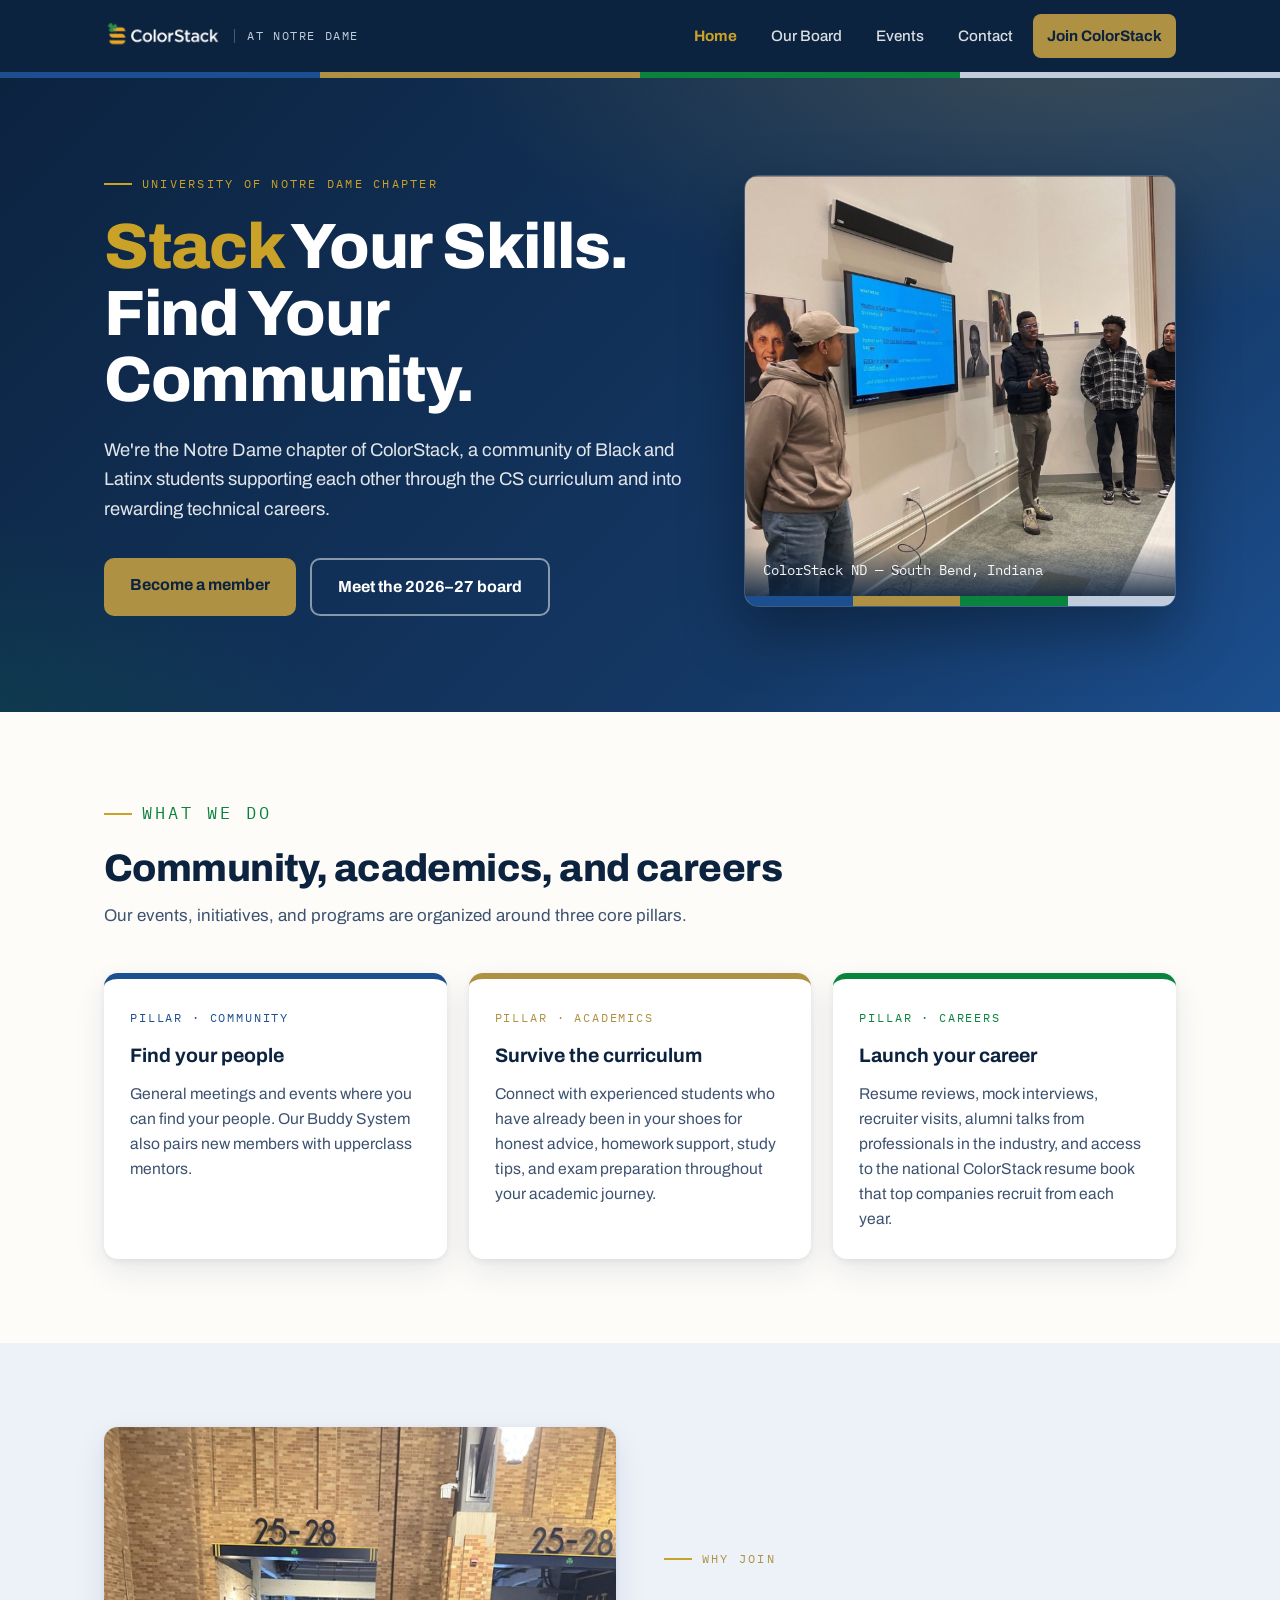
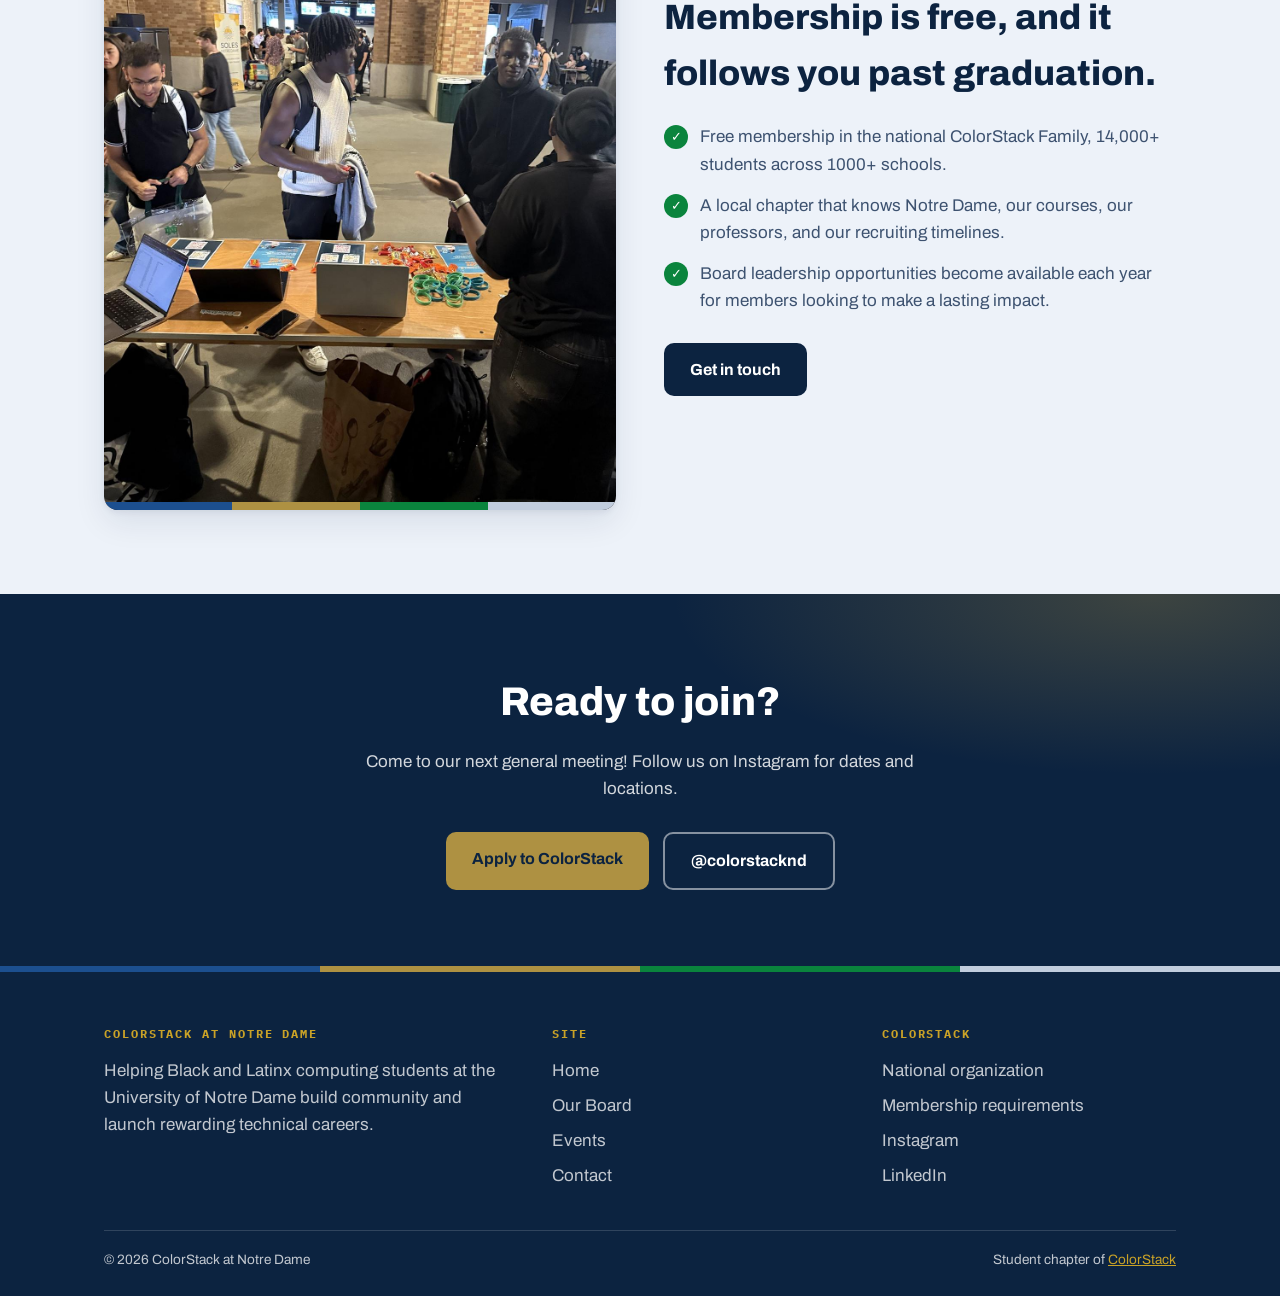
<file: index.html>
<!DOCTYPE html>
<html lang="en">
<head>
  <meta charset="UTF-8" />
  <meta name="viewport" content="width=device-width, initial-scale=1.0" />
  <title>ColorStack at Notre Dame</title>
  <meta name="description" content="The University of Notre Dame chapter of ColorStack — a community helping Black, Indigenous, and Latinx computing students launch rewarding technical careers." />
  <link rel="preconnect" href="https://fonts.googleapis.com" />
  <link rel="preconnect" href="https://fonts.gstatic.com" crossorigin />
  <link href="https://fonts.googleapis.com/css2?family=Archivo:wght@400;500;700;800&family=IBM+Plex+Mono:wght@400;600&display=swap" rel="stylesheet" />
  <link rel="stylesheet" href="css/style.css" />
</head>
<body>

  <header class="site-header">
    <div class="container nav-inner">
      <a class="brand" href="index.html">
        <img src="images/colorstack-logo.png" alt="ColorStack logo" />
        <span class="brand-sub">at Notre&nbsp;Dame</span>
      </a>
      <button class="nav-toggle" aria-expanded="false" aria-label="Toggle navigation">☰</button>
      <ul class="nav-links">
        <li><a href="index.html" aria-current="page">Home</a></li>
        <li><a href="board.html">Our Board</a></li>
        <li><a href="events.html">Events</a></li>
        <li><a href="contact.html">Contact</a></li>
        <li class="nav-cta"><a href="https://www.colorstack.org/member-application-requirements" target="_blank" rel="noopener">Join ColorStack</a></li>
      </ul>
    </div>
    <div class="stack-bar" aria-hidden="true"><span></span><span></span><span></span><span></span></div>
  </header>

  <main>
    <!-- Hero -->
    <section class="hero">
      <div class="container hero-grid">
        <div>
          <p class="eyebrow">University of Notre Dame chapter</p>
          <h1><span class="accent-word">Stack</span> Your Skills. Find Your Community.</h1>
          <p class="lede">
            We're the Notre Dame chapter of ColorStack, a community of Black 
            and Latinx students supporting each other through the 
            CS curriculum and into rewarding technical careers.
          </p>
          <div class="btn-row">
            <a class="btn btn-gold" href="https://www.colorstack.org/member-application-requirements" target="_blank" rel="noopener">Become a member</a>
            <a class="btn btn-ghost" href="board.html">Meet the <span data-board-year>2026–27</span> board</a>
          </div>
        </div>
        <figure class="hero-photo">
          <img src="images/board-group.jpg" alt="ColorStack Notre Dame members together on campus" />
          <figcaption>ColorStack ND — South Bend, Indiana</figcaption>
          <div class="stack-bar" aria-hidden="true"><span></span><span></span><span></span><span></span></div>
        </figure>
      </div>
    </section>

    <!-- What we do -->
    <section class="block">
      <div class="container">
        <div class="section-head reveal">
          <p class="eyebrow" style="color: var(--nd-green);">What we do</p>
          <h2>Community, academics, and careers</h2>
          <p>Our events, initiatives, and programs are organized around three core pillars.</p>
        </div>
        <div class="pillar-grid">
          <article class="pillar reveal" style="--pillar-color: var(--nd-blue-bright);">
            <p class="pillar-label">Pillar · Community</p>
            <h3>Find your people</h3>
            <p>General meetings and events where you can find your people. Our Buddy System also pairs new members with upperclass mentors.</p>
          </article>
          <article class="pillar reveal" style="--pillar-color: var(--nd-gold);">
            <p class="pillar-label">Pillar · Academics</p>
            <h3>Survive the curriculum</h3>
            <p>Connect with experienced students who have already been in your shoes for honest advice, homework support, study tips, and exam preparation throughout your academic journey.</p>
          </article>
          <article class="pillar reveal" style="--pillar-color: var(--nd-green);">
            <p class="pillar-label">Pillar · Careers</p>
            <h3>Launch your career</h3>
            <p>Resume reviews, mock interviews, recruiter visits, alumni talks from professionals in the industry, and access to the national ColorStack resume book that top companies recruit from each year.</p>
          </article>
        </div>
      </div>
    </section>

    <!-- Why join -->
    <section class="block tint">
      <div class="container split">
        <figure class="framed-photo reveal">
          <img src="images/community.jpg" alt="ColorStack ND members at a chapter event" loading="lazy" />
          <div class="stack-bar" aria-hidden="true"><span></span><span></span><span></span><span></span></div>
        </figure>
        <div class="reveal">
          <p class="eyebrow" style="color: var(--nd-gold);">Why join</p>
          <h2 style="font-family: var(--font-display); font-weight: 800; font-size: clamp(1.6rem, 3vw, 2.2rem); margin-bottom: 8px;">
            Membership is free, and it follows you past graduation.
          </h2>
          <ul class="check-list">
            <li>Free membership in the national ColorStack Family, 14,000+ students across 1000+ schools.</li>
            <!-- <li>Your resume in the national resume book that partner companies recruit from directly.</li> -->
            <li>A local chapter that knows Notre Dame, our courses, our professors, and our recruiting timelines.</li>
            <li>Board leadership opportunities become available each year for members looking to make a lasting impact.</li>
          </ul>
          <div class="btn-row" style="margin-top: 28px;">
            <a class="btn btn-navy" href="contact.html">Get in touch</a>
          </div>
        </div>
      </div>
    </section>

    <!-- CTA -->
    <section class="cta-band">
      <div class="container">
        <h2>Ready to join?</h2>
        <p>Come to our next general meeting! Follow us on Instagram for dates and locations.</p>
        <div class="btn-row" style="justify-content: center;">
          <a class="btn btn-gold" href="https://www.colorstack.org/member-application-requirements" target="_blank" rel="noopener">Apply to ColorStack</a>
          <a class="btn btn-ghost" href="https://www.instagram.com/colorstacknd/" target="_blank" rel="noopener">@colorstacknd</a>
        </div>
      </div>
    </section>
  </main>

  <footer class="site-footer">
    <div class="stack-bar" aria-hidden="true"><span></span><span></span><span></span><span></span></div>
    <div class="container">
      <div class="footer-inner">
        <div>
          <h4>ColorStack at Notre Dame</h4>
          <p style="max-width: 30em;">Helping Black and Latinx computing students at the University of Notre Dame build community and launch rewarding technical careers.</p>
        </div>
        <div>
          <h4>Site</h4>
          <ul>
            <li><a href="index.html">Home</a></li>
            <li><a href="board.html">Our Board</a></li>
            <li><a href="events.html">Events</a></li>
            <li><a href="contact.html">Contact</a></li>
          </ul>
        </div>
        <div>
          <h4>ColorStack</h4>
          <ul>
            <li><a href="https://www.colorstack.org" target="_blank" rel="noopener">National organization</a></li>
            <li><a href="https://www.colorstack.org/member-application-requirements" target="_blank" rel="noopener">Membership requirements</a></li>
            <li><a href="https://www.instagram.com/colorstacknd/" target="_blank" rel="noopener">Instagram</a></li>
            <li><a href="https://www.linkedin.com/company/colorstacknd" target="_blank" rel="noopener">LinkedIn</a></li>
          </ul>
        </div>
      </div>
      <div class="footer-bottom">
        <span>© <span data-copyright-year>2026</span> ColorStack at Notre Dame</span>
        <span>Student chapter of <a href="https://www.colorstack.org" target="_blank" rel="noopener" style="color: var(--nd-gold-bright);">ColorStack</a></span>
      </div>
    </div>
  </footer>

  <script src="js/members.js"></script>
  <script src="js/site.js"></script>
</body>
</html>
</file>
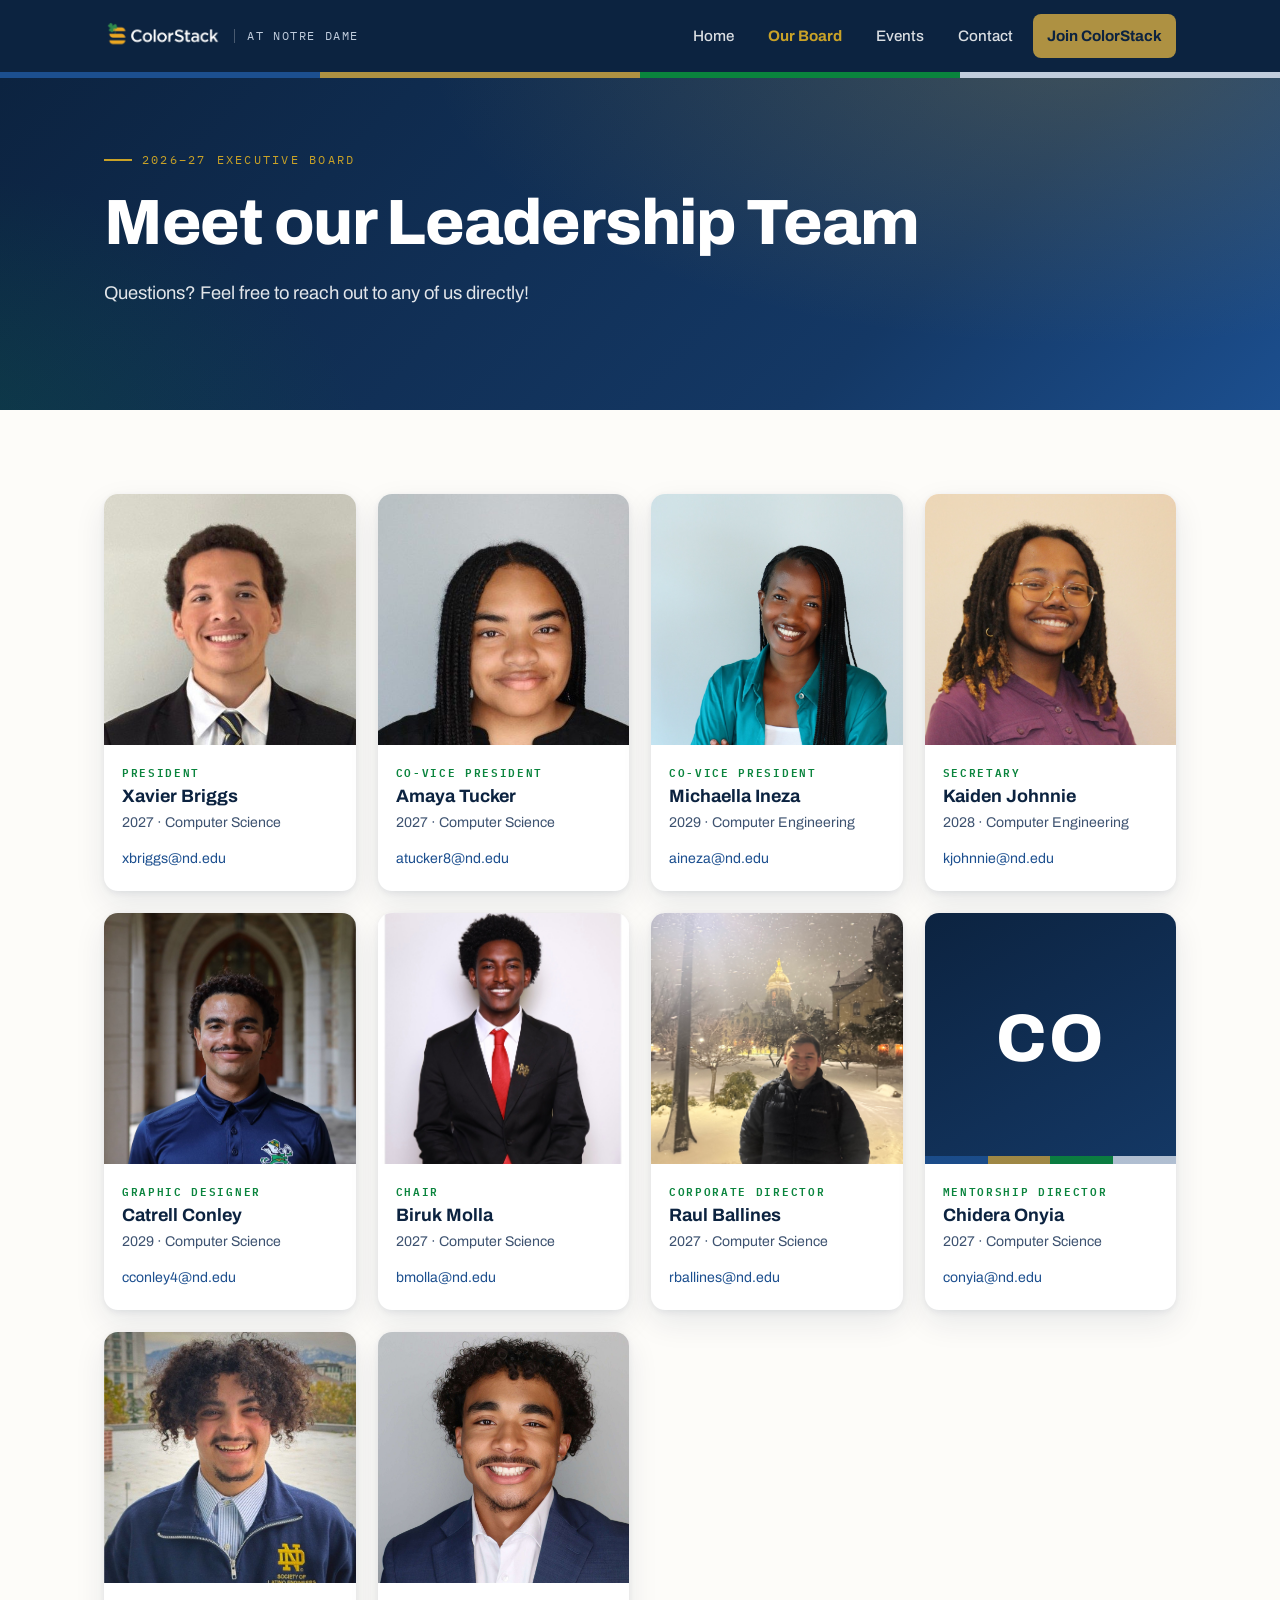
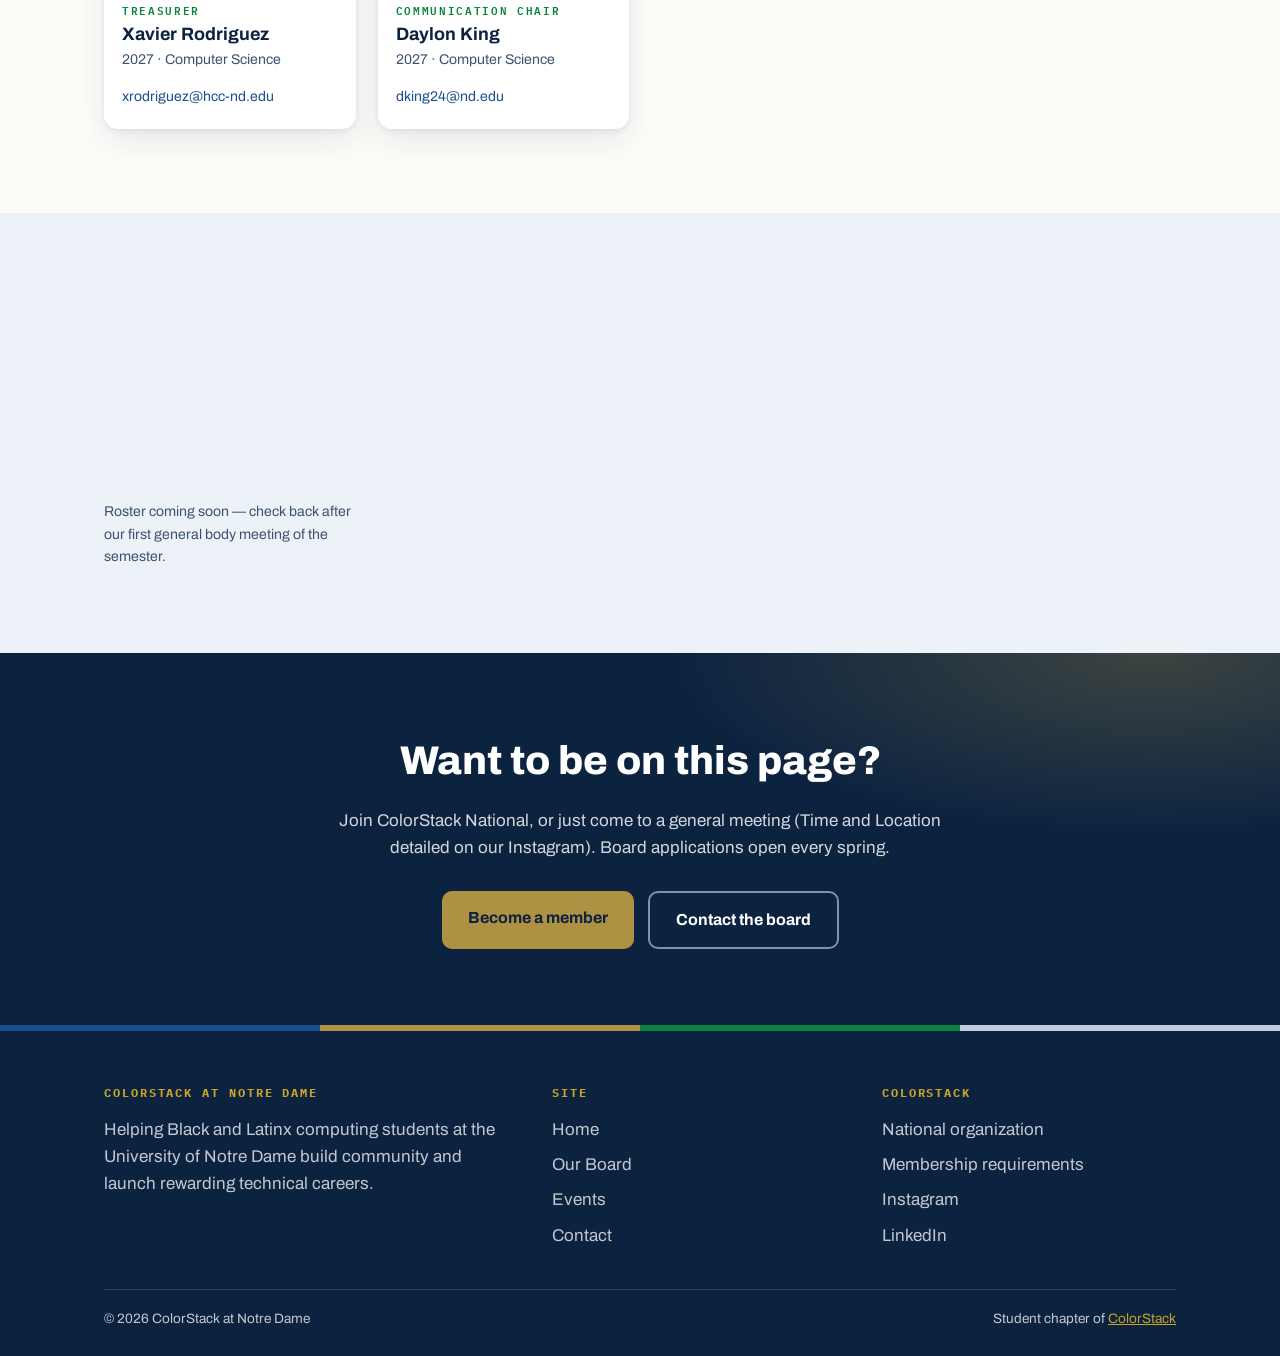
<file: board.html>
<!DOCTYPE html>
<html lang="en">
<head>
  <meta charset="UTF-8" />
  <meta name="viewport" content="width=device-width, initial-scale=1.0" />
  <title>Our Board — ColorStack at Notre Dame</title>
  <meta name="description" content="Meet the 2026–27 executive board of ColorStack at Notre Dame." />
  <link rel="preconnect" href="https://fonts.googleapis.com" />
  <link rel="preconnect" href="https://fonts.gstatic.com" crossorigin />
  <link href="https://fonts.googleapis.com/css2?family=Archivo:wght@400;500;700;800&family=IBM+Plex+Mono:wght@400;600&display=swap" rel="stylesheet" />
  <link rel="stylesheet" href="css/style.css" />
</head>
<body>

  <header class="site-header">
    <div class="container nav-inner">
      <a class="brand" href="index.html">
        <img src="images/colorstack-logo.png" alt="ColorStack logo" />
        <span class="brand-sub">at Notre&nbsp;Dame</span>
      </a>
      <button class="nav-toggle" aria-expanded="false" aria-label="Toggle navigation">☰</button>
      <ul class="nav-links">
        <li><a href="index.html">Home</a></li>
        <li><a href="board.html" aria-current="page">Our Board</a></li>
        <li><a href="events.html">Events</a></li>
        <li><a href="contact.html">Contact</a></li>
        <li class="nav-cta"><a href="https://www.colorstack.org/member-application-requirements" target="_blank" rel="noopener">Join ColorStack</a></li>
      </ul>
    </div>
    <div class="stack-bar" aria-hidden="true"><span></span><span></span><span></span><span></span></div>
  </header>

  <main>
    <!-- Page hero -->
    <section class="hero" style="padding: 64px 0 68px;">
      <div class="container">
        <p class="eyebrow"><span data-board-year>2026–27</span> Executive Board</p>
        <!-- <h1 style="max-width: 15em;">The people running the <span class="accent-word">stack</span> this year.</h1> -->
        <h1 style="max-width: 15em;">Meet our Leadership Team</h1>
        <p class="lede">
          Questions? Feel free to reach out to any of us directly!
        </p>
      </div>
    </section>

    <!-- Board roster -->
    <section class="block">
      <div class="container">
        <div id="board-roster" class="roster-grid"><!-- Rendered from js/members.js --></div>
      </div>
    </section>

    <!-- General members -->
    <section class="block tint">
      <div class="container">
        <div class="section-head reveal">
          <p class="eyebrow" style="color: var(--nd-green);">Members</p>
          <h2>Our member family</h2>
          <p>Every ColorStack ND member, coming soon. Are you a member and want your name, year, and photo here? Email our Communication Chair.</p>
        </div>
        <div id="general-roster" class="roster-grid"><!-- Rendered from js/members.js --></div>
      </div>
    </section>

    <!-- CTA -->
    <section class="cta-band">
      <div class="container">
        <h2>Want to be on this page?</h2>
        <p>Join ColorStack National, or just come to a general meeting (Time and Location detailed on our Instagram). Board applications open every spring.</p>
        <div class="btn-row" style="justify-content: center;">
          <a class="btn btn-gold" href="https://www.colorstack.org/member-application-requirements" target="_blank" rel="noopener">Become a member</a>
          <a class="btn btn-ghost" href="contact.html">Contact the board</a>
        </div>
      </div>
    </section>
  </main>

  <footer class="site-footer">
    <div class="stack-bar" aria-hidden="true"><span></span><span></span><span></span><span></span></div>
    <div class="container">
      <div class="footer-inner">
        <div>
          <h4>ColorStack at Notre Dame</h4>
          <p style="max-width: 30em;">Helping Black and Latinx computing students at the University of Notre Dame build community and launch rewarding technical careers.</p>
        </div>
        <div>
          <h4>Site</h4>
          <ul>
            <li><a href="index.html">Home</a></li>
            <li><a href="board.html">Our Board</a></li>
            <li><a href="events.html">Events</a></li>
            <li><a href="contact.html">Contact</a></li>
          </ul>
        </div>
        <div>
          <h4>ColorStack</h4>
          <ul>
            <li><a href="https://www.colorstack.org" target="_blank" rel="noopener">National organization</a></li>
            <li><a href="https://www.colorstack.org/member-application-requirements" target="_blank" rel="noopener">Membership requirements</a></li>
            <li><a href="https://www.instagram.com/colorstacknd/" target="_blank" rel="noopener">Instagram</a></li>
            <li><a href="https://www.linkedin.com/company/colorstacknd" target="_blank" rel="noopener">LinkedIn</a></li>
          </ul>
        </div>
      </div>
      <div class="footer-bottom">
        <span>© <span data-copyright-year>2026</span> ColorStack at Notre Dame</span>
        <span>Student chapter of <a href="https://www.colorstack.org" target="_blank" rel="noopener" style="color: var(--nd-gold-bright);">ColorStack</a></span>
      </div>
    </div>
  </footer>

  <script src="js/members.js"></script>
  <script src="js/site.js"></script>
</body>
</html>
</file>
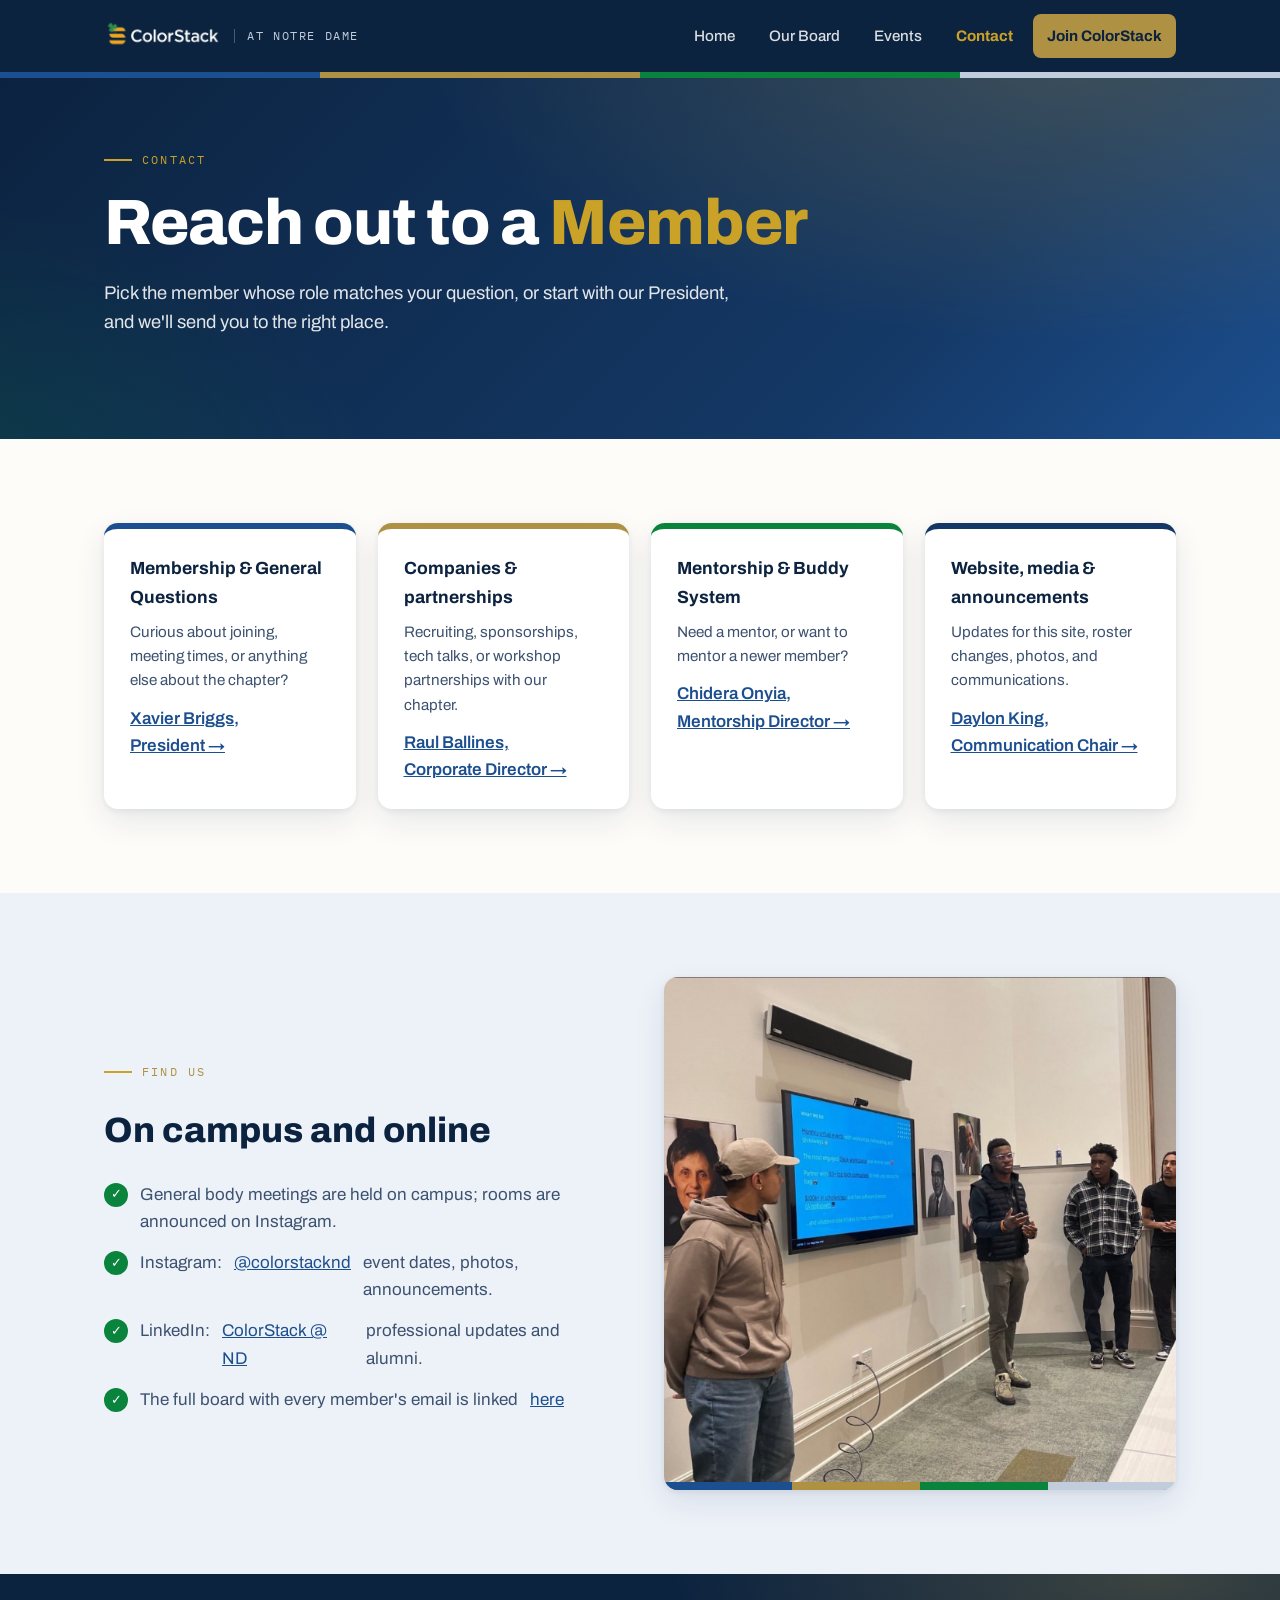
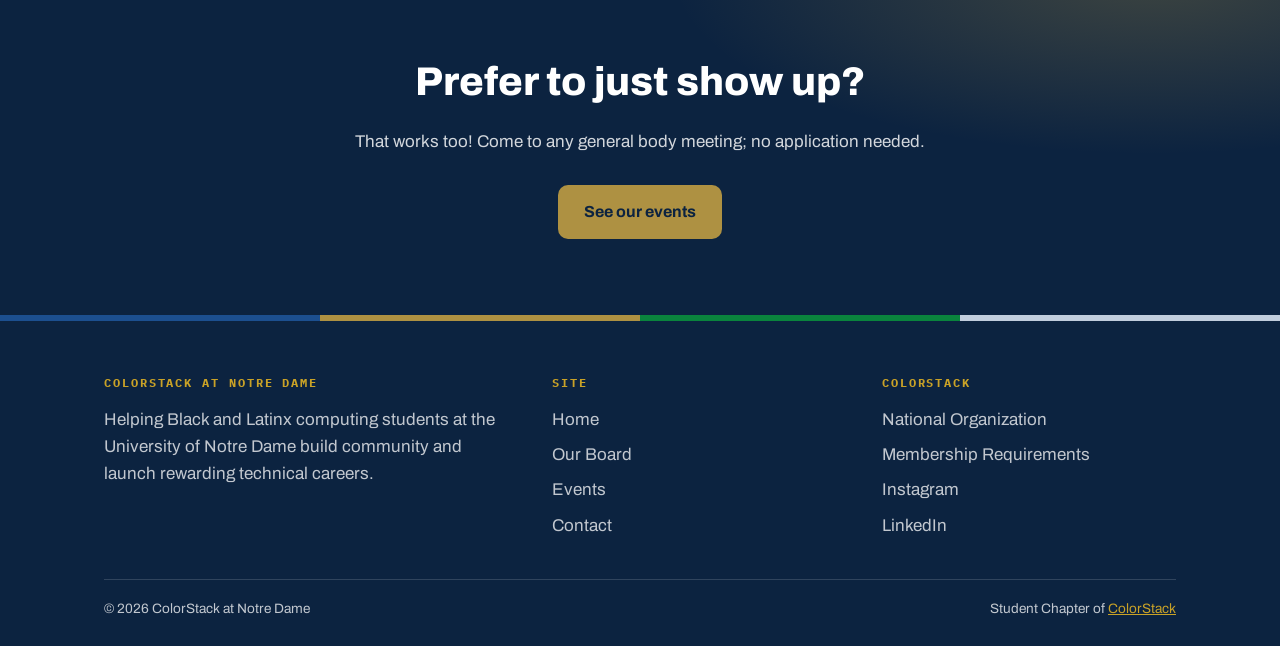
<file: contact.html>
<!DOCTYPE html>
<html lang="en">
<head>
  <meta charset="UTF-8" />
  <meta name="viewport" content="width=device-width, initial-scale=1.0" />
  <title>Contact — ColorStack at Notre Dame</title>
  <meta name="description" content="Get in touch with ColorStack at Notre Dame — membership questions, corporate partnerships, and mentorship." />
  <link rel="preconnect" href="https://fonts.googleapis.com" />
  <link rel="preconnect" href="https://fonts.gstatic.com" crossorigin />
  <link href="https://fonts.googleapis.com/css2?family=Archivo:wght@400;500;700;800&family=IBM+Plex+Mono:wght@400;600&display=swap" rel="stylesheet" />
  <link rel="stylesheet" href="css/style.css" />
</head>
<body>

  <header class="site-header">
    <div class="container nav-inner">
      <a class="brand" href="index.html">
        <img src="images/colorstack-logo.png" alt="ColorStack logo" />
        <span class="brand-sub">at Notre&nbsp;Dame</span>
      </a>
      <button class="nav-toggle" aria-expanded="false" aria-label="Toggle navigation">☰</button>
      <ul class="nav-links">
        <li><a href="index.html">Home</a></li>
        <li><a href="board.html">Our Board</a></li>
        <li><a href="events.html">Events</a></li>
        <li><a href="contact.html" aria-current="page">Contact</a></li>
        <li class="nav-cta"><a href="https://www.colorstack.org/member-application-requirements" target="_blank" rel="noopener">Join ColorStack</a></li>
      </ul>
    </div>
    <div class="stack-bar" aria-hidden="true"><span></span><span></span><span></span><span></span></div>
  </header>

  <main>
    <!-- Page hero -->
    <section class="hero" style="padding: 64px 0 68px;">
      <div class="container">
        <p class="eyebrow">Contact</p>
        <h1 style="max-width: 15em;">Reach out to a <span class="accent-word">Member</span></h1>
        <p class="lede">
          Pick the member whose role matches your question, or start with our President, and we'll
          send you to the right place.
        </p>
      </div>
    </section>

    <!-- Contact routes -->
    <section class="block">
      <div class="container">
        <div class="contact-grid">
          <article class="contact-card reveal" style="--card-color: var(--nd-blue-bright);">
            <h3>Membership &amp; General Questions</h3>
            <p>Curious about joining, meeting times, or anything else about the chapter?</p>
            <a href="mailto:xbriggs@nd.edu">Xavier Briggs, <br>President →</a>
          </article>

          <article class="contact-card reveal" style="--card-color: var(--nd-gold);">
            <h3>Companies &amp; partnerships</h3>
            <p>Recruiting, sponsorships, tech talks, or workshop partnerships with our chapter.</p>
            <a href="mailto:rballines@nd.edu">Raul Ballines, <br>Corporate Director →</a>
          </article>

          <article class="contact-card reveal" style="--card-color: var(--nd-green);">
            <h3>Mentorship &amp; Buddy System</h3>
            <p>Need a mentor, or want to mentor a newer member?</p>
            <a href="mailto:conyia@nd.edu">Chidera Onyia, <br>Mentorship Director →</a>
          </article>

          <article class="contact-card reveal" style="--card-color: var(--nd-blue-mid);">
            <h3>Website, media &amp; announcements</h3>
            <p>Updates for this site, roster changes, photos, and communications.</p>
            <a href="mailto:dking24@nd.edu">Daylon King, <br>Communication Chair →</a>
          </article>
        </div>
      </div>
    </section>

    <!-- Where to find us -->
    <section class="block tint">
      <div class="container split">
        <div class="reveal">
          <p class="eyebrow" style="color: var(--nd-gold);">Find us</p>
          <h2 style="font-family: var(--font-display); font-weight: 800; font-size: clamp(1.6rem, 3vw, 2.2rem); margin-bottom: 8px;">
            On campus and online
          </h2>
          <ul class="check-list">
            <li>General body meetings are held on campus; rooms are announced on Instagram.</li>
            <li>Instagram: <a href="https://www.instagram.com/colorstacknd/" target="_blank" rel="noopener">@colorstacknd</a> event dates, photos, announcements.</li>
            <li>LinkedIn: <a href="https://www.linkedin.com/company/colorstacknd" target="_blank" rel="noopener">ColorStack @ ND</a> professional updates and alumni.</li>
            <li>The full board with every member's email is linked <a href="board.html">here</a></li>
          </ul>
        </div>
        <figure class="framed-photo reveal">
          <img src="images/board-group.jpg" alt="ColorStack ND board members" loading="lazy" />
          <div class="stack-bar" aria-hidden="true"><span></span><span></span><span></span><span></span></div>
        </figure>
      </div>
    </section>

    <!-- CTA -->
    <section class="cta-band">
      <div class="container">
        <h2>Prefer to just show up?</h2>
        <p>That works too! Come to any general body meeting; no application needed.</p>
        <div class="btn-row" style="justify-content: center;">
          <a class="btn btn-gold" href="events.html">See our events</a>
        </div>
      </div>
    </section>
  </main>

  <footer class="site-footer">
    <div class="stack-bar" aria-hidden="true"><span></span><span></span><span></span><span></span></div>
    <div class="container">
      <div class="footer-inner">
        <div>
          <h4>ColorStack at Notre Dame</h4>
          <p style="max-width: 30;">Helping Black and Latinx computing students at the University of Notre Dame build community and launch rewarding technical careers.</p>
        </div>
        <div>
          <h4>Site</h4>
          <ul>
            <li><a href="index.html">Home</a></li>
            <li><a href="board.html">Our Board</a></li>
            <li><a href="events.html">Events</a></li>
            <li><a href="contact.html">Contact</a></li>
          </ul>
        </div>
        <div>
          <h4>ColorStack</h4>
          <ul>
            <li><a href="https://www.colorstack.org" target="_blank" rel="noopener">National Organization</a></li>
            <li><a href="https://www.colorstack.org/member-application-requirements" target="_blank" rel="noopener">Membership Requirements</a></li>
            <li><a href="https://www.instagram.com/colorstacknd/" target="_blank" rel="noopener">Instagram</a></li>
            <li><a href="https://www.linkedin.com/company/colorstacknd" target="_blank" rel="noopener">LinkedIn</a></li>
          </ul>
        </div>
      </div>
      <div class="footer-bottom">
        <span>© <span data-copyright-year>2026</span> ColorStack at Notre Dame</span>
        <span>Student Chapter of <a href="https://www.colorstack.org" target="_blank" rel="noopener" style="color: var(--nd-gold-bright);">ColorStack</a></span>
      </div>
    </div>
  </footer>

  <script src="js/members.js"></script>
  <script src="js/site.js"></script>
</body>
</html>
</file>
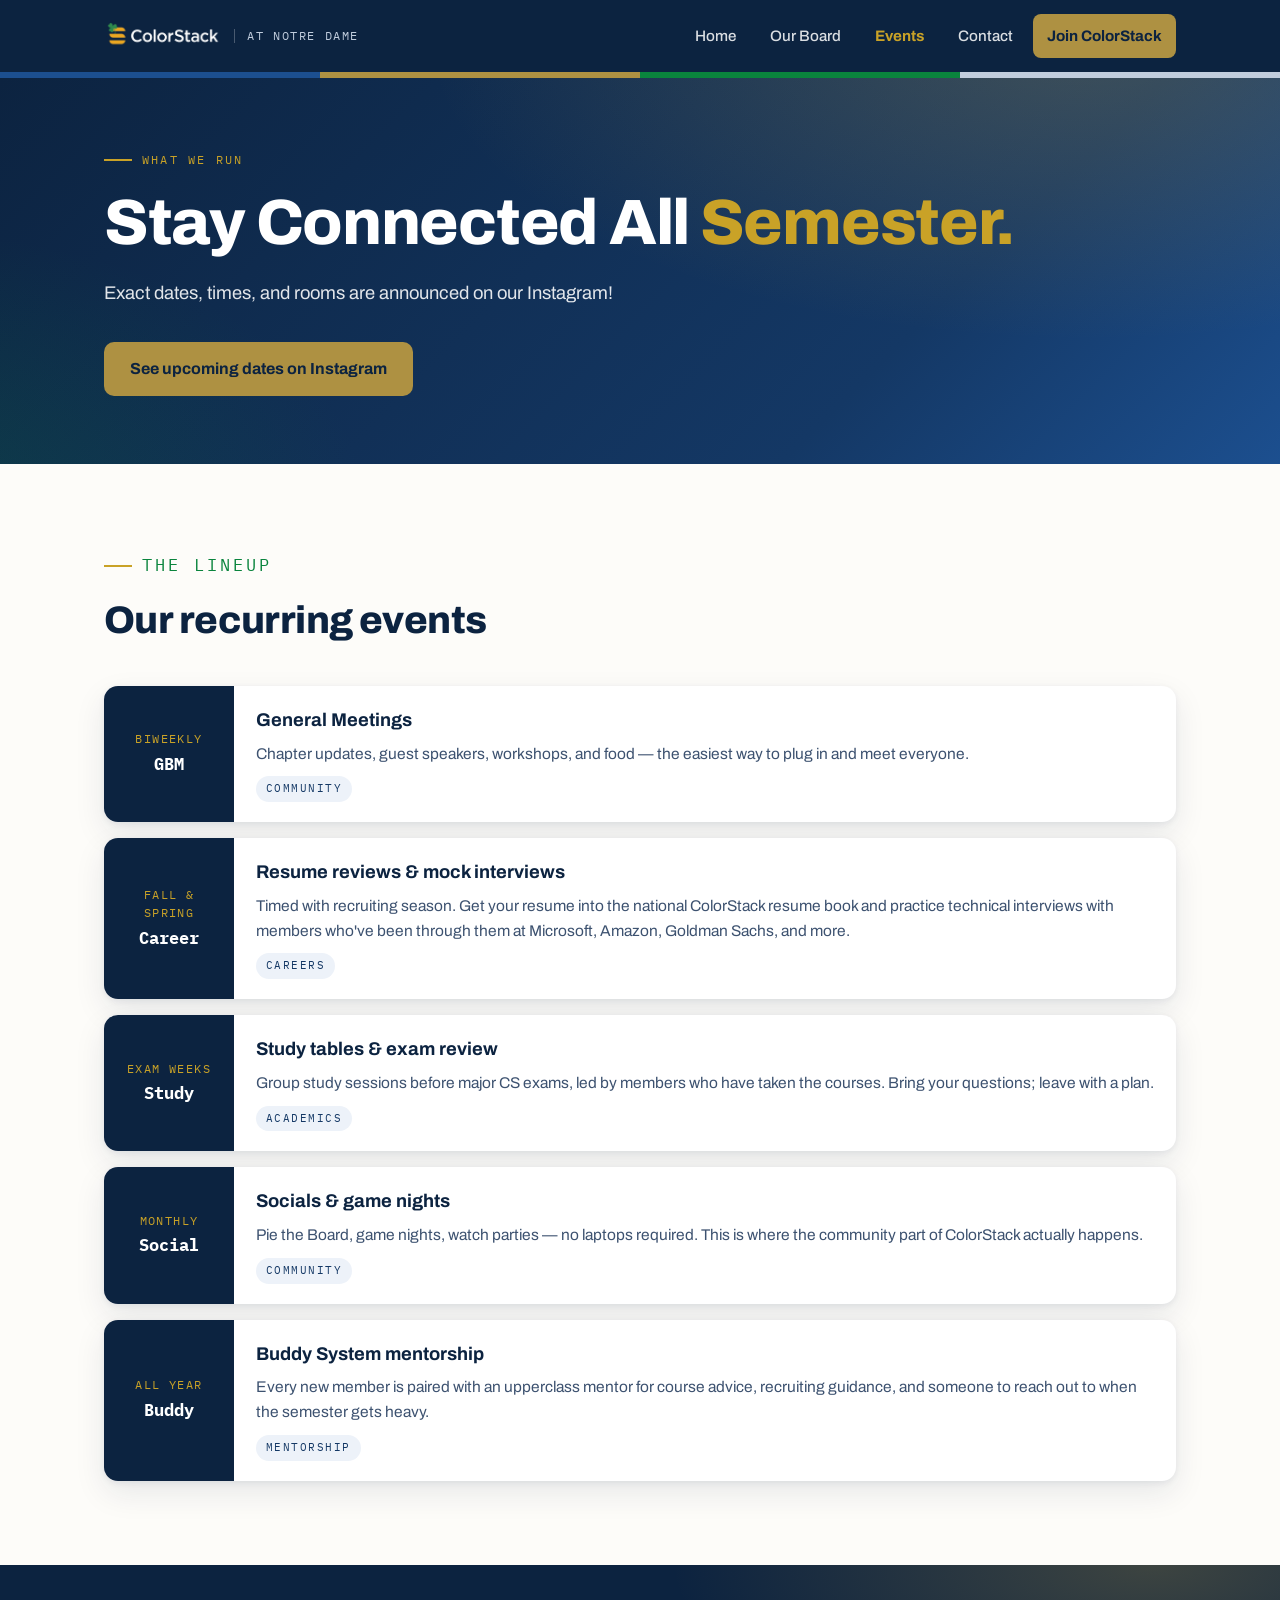
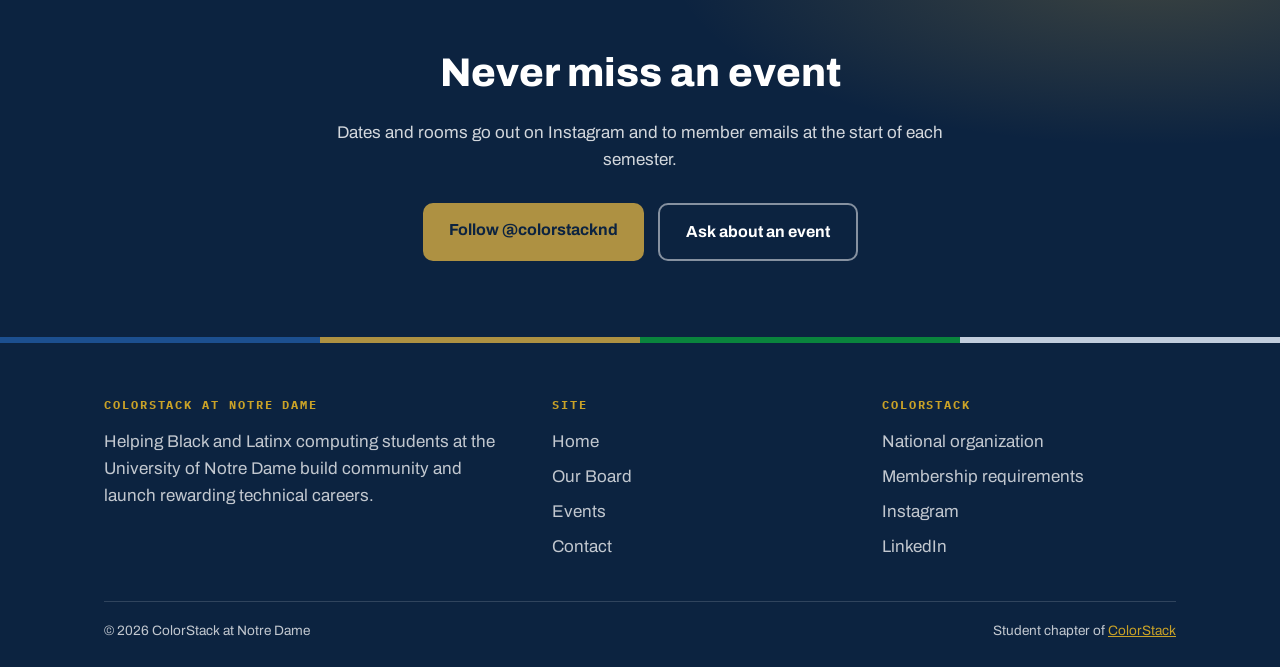
<file: events.html>
<!DOCTYPE html>
<html lang="en">
<head>
  <meta charset="UTF-8" />
  <meta name="viewport" content="width=device-width, initial-scale=1.0" />
  <title>Events — ColorStack at Notre Dame</title>
  <meta name="description" content="What ColorStack at Notre Dame runs every semester — general body meetings, workshops, socials, and career events." />
  <link rel="preconnect" href="https://fonts.googleapis.com" />
  <link rel="preconnect" href="https://fonts.gstatic.com" crossorigin />
  <link href="https://fonts.googleapis.com/css2?family=Archivo:wght@400;500;700;800&family=IBM+Plex+Mono:wght@400;600&display=swap" rel="stylesheet" />
  <link rel="stylesheet" href="css/style.css" />
</head>
<body>

  <header class="site-header">
    <div class="container nav-inner">
      <a class="brand" href="index.html">
        <img src="images/colorstack-logo.png" alt="ColorStack logo" />
        <span class="brand-sub">at Notre&nbsp;Dame</span>
      </a>
      <button class="nav-toggle" aria-expanded="false" aria-label="Toggle navigation">☰</button>
      <ul class="nav-links">
        <li><a href="index.html">Home</a></li>
        <li><a href="board.html">Our Board</a></li>
        <li><a href="events.html" aria-current="page">Events</a></li>
        <li><a href="contact.html">Contact</a></li>
        <li class="nav-cta"><a href="https://www.colorstack.org/member-application-requirements" target="_blank" rel="noopener">Join ColorStack</a></li>
      </ul>
    </div>
    <div class="stack-bar" aria-hidden="true"><span></span><span></span><span></span><span></span></div>
  </header>

  <main>
    <!-- Page hero -->
    <section class="hero" style="padding: 64px 0 68px;">
      <div class="container">
        <p class="eyebrow">What we run</p>
        <h1 style="max-width: 15em;">Stay Connected All <span class="accent-word">Semester.</span></h1>
        <p class="lede">
          Exact dates, times, and rooms are announced on our Instagram!
        </p>
        <div class="btn-row">
          <a class="btn btn-gold" href="https://www.instagram.com/colorstacknd/" target="_blank" rel="noopener">See upcoming dates on Instagram</a>
        </div>
      </div>
    </section>

    <!-- Recurring events -->
    <section class="block">
      <div class="container">
        <div class="section-head reveal">
          <p class="eyebrow" style="color: var(--nd-green);">The lineup</p>
          <h2>Our recurring events</h2>
        </div>
        <div class="event-list">
          <article class="event-card reveal">
            <div class="event-when">
              <span class="cadence">Biweekly</span>
              <strong>GBM</strong>
            </div>
            <div class="event-body">
              <h3>General Meetings</h3>
              <p>Chapter updates, guest speakers, workshops, and food — the easiest way to plug in and meet everyone.</p>
              <span class="event-tag">Community</span>
            </div>
          </article>

          <article class="event-card reveal">
            <div class="event-when">
              <span class="cadence">Fall &amp; Spring</span>
              <strong>Career</strong>
            </div>
            <div class="event-body">
              <h3>Resume reviews &amp; mock interviews</h3>
              <p>Timed with recruiting season. Get your resume into the national ColorStack resume book and practice technical interviews with members who've been through them at Microsoft, Amazon, Goldman Sachs, and more.</p>
              <span class="event-tag">Careers</span>
            </div>
          </article>

          <article class="event-card reveal">
            <div class="event-when">
              <span class="cadence">Exam weeks</span>
              <strong>Study</strong>
            </div>
            <div class="event-body">
              <h3>Study tables &amp; exam review</h3>
              <p>Group study sessions before major CS exams, led by members who have taken the courses. Bring your questions; leave with a plan.</p>
              <span class="event-tag">Academics</span>
            </div>
          </article>

          <article class="event-card reveal">
            <div class="event-when">
              <span class="cadence">Monthly</span>
              <strong>Social</strong>
            </div>
            <div class="event-body">
              <h3>Socials &amp; game nights</h3>
              <p>Pie the Board, game nights, watch parties — no laptops required. This is where the community part of ColorStack actually happens.</p>
              <span class="event-tag">Community</span>
            </div>
          </article>

          <article class="event-card reveal">
            <div class="event-when">
              <span class="cadence">All year</span>
              <strong>Buddy</strong>
            </div>
            <div class="event-body">
              <h3>Buddy System mentorship</h3>
              <p>Every new member is paired with an upperclass mentor for course advice, recruiting guidance, and someone to reach out to when the semester gets heavy.</p>
              <span class="event-tag">Mentorship</span>
            </div>
          </article>
        </div>
      </div>
    </section>

    <!-- CTA -->
    <section class="cta-band">
      <div class="container">
        <h2>Never miss an event</h2>
        <p>Dates and rooms go out on Instagram and to member emails at the start of each semester.</p>
        <div class="btn-row" style="justify-content: center;">
          <a class="btn btn-gold" href="https://www.instagram.com/colorstacknd/" target="_blank" rel="noopener">Follow @colorstacknd</a>
          <a class="btn btn-ghost" href="contact.html">Ask about an event</a>
        </div>
      </div>
    </section>
  </main>

  <footer class="site-footer">
    <div class="stack-bar" aria-hidden="true"><span></span><span></span><span></span><span></span></div>
    <div class="container">
      <div class="footer-inner">
        <div>
          <h4>ColorStack at Notre Dame</h4>
          <p style="max-width: 30em;">Helping Black and Latinx computing students at the University of Notre Dame build community and launch rewarding technical careers.</p>
        </div>
        <div>
          <h4>Site</h4>
          <ul>
            <li><a href="index.html">Home</a></li>
            <li><a href="board.html">Our Board</a></li>
            <li><a href="events.html">Events</a></li>
            <li><a href="contact.html">Contact</a></li>
          </ul>
        </div>
        <div>
          <h4>ColorStack</h4>
          <ul>
            <li><a href="https://www.colorstack.org" target="_blank" rel="noopener">National organization</a></li>
            <li><a href="https://www.colorstack.org/member-application-requirements" target="_blank" rel="noopener">Membership requirements</a></li>
            <li><a href="https://www.instagram.com/colorstacknd/" target="_blank" rel="noopener">Instagram</a></li>
            <li><a href="https://www.linkedin.com/company/colorstacknd" target="_blank" rel="noopener">LinkedIn</a></li>
          </ul>
        </div>
      </div>
      <div class="footer-bottom">
        <span>© <span data-copyright-year>2026</span> ColorStack at Notre Dame</span>
        <span>Student chapter of <a href="https://www.colorstack.org" target="_blank" rel="noopener" style="color: var(--nd-gold-bright);">ColorStack</a></span>
      </div>
    </div>
  </footer>

  <script src="js/members.js"></script>
  <script src="js/site.js"></script>
</body>
</html>
</file>
<file: css/style.css>
/* ============================================================
   ColorStack at Notre Dame — Site Styles
   Palette: official Notre Dame brand colors + the ColorStack
   "stack" motif (blue / gold / green / sky) used throughout.
   ============================================================ */

:root {
  --nd-blue: #0c2340;
  --nd-blue-mid: #143865;
  --nd-blue-bright: #1c4f8f;
  --nd-gold: #ae9142;
  --nd-gold-bright: #c9a227;
  --nd-green: #0a843d;
  --sky: #edf2f9;
  --sky-deep: #c1cddd;
  --ink: #0c2340;
  --ink-soft: #3d5270;
  --paper: #fdfcf9;
  --white: #ffffff;

  --font-display: "Archivo", "Arial Black", sans-serif;
  --font-body: "Archivo", "Helvetica Neue", Arial, sans-serif;
  --font-mono: "IBM Plex Mono", "Courier New", monospace;

  --radius: 14px;
  --shadow: 0 2px 6px rgba(12, 35, 64, 0.07), 0 12px 32px rgba(12, 35, 64, 0.09);
  --maxw: 1120px;
}

* { box-sizing: border-box; margin: 0; padding: 0; }

html { scroll-behavior: smooth; }

body {
  font-family: var(--font-body);
  color: var(--ink);
  background: var(--paper);
  line-height: 1.6;
  font-size: 1.0625rem;
}

img { max-width: 100%; display: block; }

a { color: var(--nd-blue-bright); }

:focus-visible {
  outline: 3px solid var(--nd-gold-bright);
  outline-offset: 2px;
  border-radius: 4px;
}

.container {
  max-width: var(--maxw);
  margin: 0 auto;
  padding: 0 24px;
}

/* ---------- The stack motif ---------- */
.stack-bar {
  display: grid;
  grid-template-columns: repeat(4, 1fr);
  height: 6px;
}
.stack-bar span:nth-child(1) { background: var(--nd-blue-bright); }
.stack-bar span:nth-child(2) { background: var(--nd-gold); }
.stack-bar span:nth-child(3) { background: var(--nd-green); }
.stack-bar span:nth-child(4) { background: var(--sky-deep); }

/* ---------- Header / nav ---------- */
.site-header {
  position: sticky;
  top: 0;
  z-index: 40;
  background: var(--nd-blue);
  color: var(--white);
}

.nav-inner {
  display: flex;
  align-items: center;
  justify-content: space-between;
  gap: 16px;
  min-height: 72px;
}

.brand {
  display: flex;
  align-items: center;
  gap: 12px;
  text-decoration: none;
  color: var(--white);
}
.brand img { height: 30px; width: auto; }
.brand .brand-sub {
  font-family: var(--font-mono);
  font-size: 0.72rem;
  letter-spacing: 0.14em;
  text-transform: uppercase;
  color: var(--sky-deep);
  border-left: 1px solid rgba(255, 255, 255, 0.25);
  padding-left: 12px;
  line-height: 1.3;
}

.nav-links {
  display: flex;
  align-items: center;
  gap: 6px;
  list-style: none;
}
.nav-links a {
  display: block;
  padding: 10px 14px;
  color: rgba(255, 255, 255, 0.85);
  text-decoration: none;
  font-weight: 500;
  font-size: 0.95rem;
  border-radius: 8px;
  transition: background 0.15s ease, color 0.15s ease;
}
.nav-links a:hover { background: rgba(255, 255, 255, 0.1); color: var(--white); }
.nav-links a[aria-current="page"] {
  color: var(--nd-gold-bright);
  font-weight: 700;
}
.nav-links .nav-cta a {
  background: var(--nd-gold);
  color: var(--nd-blue);
  font-weight: 700;
}
.nav-links .nav-cta a:hover { background: var(--nd-gold-bright); }

.nav-toggle {
  display: none;
  background: none;
  border: 1px solid rgba(255, 255, 255, 0.35);
  color: var(--white);
  border-radius: 8px;
  padding: 8px 12px;
  font-size: 1.1rem;
  cursor: pointer;
}

@media (max-width: 800px) {
  .nav-toggle { display: block; }
  .nav-links {
    display: none;
    position: absolute;
    top: 100%;
    left: 0;
    right: 0;
    flex-direction: column;
    align-items: stretch;
    background: var(--nd-blue);
    padding: 8px 16px 16px;
    border-bottom: 4px solid var(--nd-gold);
  }
  .nav-links.open { display: flex; }
  .brand .brand-sub { display: none; }
}

/* ---------- Hero ---------- */
.hero {
  background:
    radial-gradient(1100px 500px at 85% -10%, rgba(174, 145, 66, 0.28), transparent 60%),
    radial-gradient(900px 500px at -10% 110%, rgba(10, 132, 61, 0.22), transparent 55%),
    linear-gradient(135deg, var(--nd-blue) 0%, var(--nd-blue-mid) 70%, var(--nd-blue-bright) 100%);
  color: var(--white);
  padding: 88px 0 96px;
  overflow: hidden;
}

.hero-grid {
  display: grid;
  grid-template-columns: 1.15fr 0.85fr;
  gap: 56px;
  align-items: center;
}

.eyebrow {
  font-family: var(--font-mono);
  font-size: 0.78rem;
  letter-spacing: 0.18em;
  text-transform: uppercase;
  color: var(--nd-gold-bright);
  display: inline-flex;
  align-items: center;
  gap: 10px;
  margin-bottom: 20px;
}
.eyebrow::before {
  content: "";
  width: 28px;
  height: 2px;
  background: var(--nd-gold-bright);
  display: inline-block;
}

.hero h1 {
  font-family: var(--font-display);
  font-weight: 800;
  font-size: clamp(2.4rem, 5.4vw, 4rem);
  line-height: 1.04;
  letter-spacing: -0.02em;
  margin-bottom: 22px;
}
.hero h1 .accent-word { color: var(--nd-gold-bright); }

.hero p.lede {
  font-size: 1.15rem;
  color: rgba(255, 255, 255, 0.88);
  max-width: 34em;
  margin-bottom: 34px;
}

.btn-row { display: flex; flex-wrap: wrap; gap: 14px; }

.btn {
  display: inline-block;
  padding: 14px 26px;
  border-radius: 10px;
  text-decoration: none;
  font-weight: 700;
  font-size: 1rem;
  transition: transform 0.15s ease, background 0.15s ease, box-shadow 0.15s ease;
}
.btn:hover { transform: translateY(-2px); }
.btn-gold { background: var(--nd-gold); color: var(--nd-blue); }
.btn-gold:hover { background: var(--nd-gold-bright); box-shadow: 0 8px 24px rgba(174, 145, 66, 0.4); }
.btn-ghost { border: 2px solid rgba(255, 255, 255, 0.5); color: var(--white); }
.btn-ghost:hover { border-color: var(--white); background: rgba(255, 255, 255, 0.08); }
.btn-navy { background: var(--nd-blue); color: var(--white); }
.btn-navy:hover { background: var(--nd-blue-mid); }

/* Hero photo framed by the stack */
.hero-photo {
  position: relative;
  border-radius: var(--radius);
  overflow: hidden;
  box-shadow: 0 24px 60px rgba(0, 0, 0, 0.35);
  border: 1px solid rgba(255, 255, 255, 0.18);
}
.hero-photo img { width: 100%; height: 100%; object-fit: cover; }
.hero-photo .stack-bar { position: absolute; left: 0; right: 0; bottom: 0; height: 10px; }
.hero-photo figcaption {
  position: absolute;
  left: 0; right: 0; bottom: 10px;
  padding: 14px 18px;
  background: linear-gradient(transparent, rgba(12, 35, 64, 0.85));
  color: rgba(255, 255, 255, 0.95);
  font-size: 0.88rem;
  font-family: var(--font-mono);
}

@media (max-width: 880px) {
  .hero { padding: 60px 0 70px; }
  .hero-grid { grid-template-columns: 1fr; gap: 36px; }
}

/* ---------- Sections ---------- */
section.block { padding: 84px 0; }
section.block.tint { background: var(--sky); }
section.block.navy { background: var(--nd-blue); color: var(--white); }

.section-head { max-width: 46em; margin-bottom: 44px; }
.section-head h2 {
  font-family: var(--font-display);
  font-weight: 800;
  font-size: clamp(1.7rem, 3.4vw, 2.4rem);
  letter-spacing: -0.015em;
  line-height: 1.12;
  margin-bottom: 12px;
}
.section-head p { color: var(--ink-soft); font-size: 1.06rem; }
.navy .section-head p { color: rgba(255, 255, 255, 0.8); }

/* ---------- Pillars ---------- */
.pillar-grid {
  display: grid;
  grid-template-columns: repeat(3, 1fr);
  gap: 22px;
}
.pillar {
  background: var(--white);
  border-radius: var(--radius);
  box-shadow: var(--shadow);
  padding: 30px 26px 28px;
  border-top: 6px solid var(--pillar-color, var(--nd-blue-bright));
}
.pillar .pillar-label {
  font-family: var(--font-mono);
  font-size: 0.72rem;
  letter-spacing: 0.16em;
  text-transform: uppercase;
  color: var(--pillar-color, var(--nd-blue-bright));
  margin-bottom: 12px;
}
.pillar h3 { font-size: 1.22rem; font-weight: 700; margin-bottom: 10px; }
.pillar p { color: var(--ink-soft); font-size: 0.98rem; }

@media (max-width: 880px) {
  .pillar-grid { grid-template-columns: 1fr; }
}

/* ---------- Roster (board directory) ---------- */
.roster-grid {
  display: grid;
  grid-template-columns: repeat(auto-fill, minmax(240px, 1fr));
  gap: 22px;
}

.member-card {
  background: var(--white);
  border-radius: var(--radius);
  box-shadow: var(--shadow);
  overflow: hidden;
  display: flex;
  flex-direction: column;
  transition: transform 0.18s ease, box-shadow 0.18s ease;
}
.member-card:hover {
  transform: translateY(-4px);
  box-shadow: 0 6px 14px rgba(12, 35, 64, 0.1), 0 20px 44px rgba(12, 35, 64, 0.16);
}

.member-photo {
  aspect-ratio: 1 / 1;
  width: 100%;
  object-fit: cover;
}

.member-monogram {
  aspect-ratio: 1 / 1;
  display: flex;
  align-items: center;
  justify-content: center;
  font-family: var(--font-display);
  font-weight: 800;
  font-size: clamp(3rem, 8vw, 4.2rem);
  letter-spacing: 0.02em;
  color: var(--white);
  position: relative;
}
.member-monogram::after {
  /* subtle stack stripe across monogram tiles */
  content: "";
  position: absolute;
  left: 0; right: 0; bottom: 0;
  height: 8px;
  background: linear-gradient(90deg,
    var(--nd-blue-bright) 0 25%, var(--nd-gold) 25% 50%,
    var(--nd-green) 50% 75%, var(--sky-deep) 75% 100%);
  opacity: 0.9;
}
.mono-blue   { background: linear-gradient(150deg, var(--nd-blue-mid), var(--nd-blue-bright)); }
.mono-gold   { background: linear-gradient(150deg, #8f7530, var(--nd-gold)); }
.mono-green  { background: linear-gradient(150deg, #06612c, var(--nd-green)); }
.mono-navy   { background: linear-gradient(150deg, var(--nd-blue), var(--nd-blue-mid)); }

.member-info { padding: 18px 18px 20px; display: flex; flex-direction: column; gap: 4px; flex: 1; }
.member-role {
  font-family: var(--font-mono);
  font-size: 0.7rem;
  letter-spacing: 0.15em;
  text-transform: uppercase;
  color: var(--nd-green);
  font-weight: 600;
}
.member-name { font-size: 1.12rem; font-weight: 700; line-height: 1.25; }
.member-meta { font-size: 0.88rem; color: var(--ink-soft); }
.member-email {
  margin-top: auto;
  padding-top: 10px;
  font-size: 0.88rem;
  color: var(--nd-blue-bright);
  text-decoration: none;
  word-break: break-all;
}
.member-email:hover { text-decoration: underline; }

/* ---------- Info rows / cards ---------- */
.split {
  display: grid;
  grid-template-columns: 1fr 1fr;
  gap: 48px;
  align-items: center;
}
@media (max-width: 880px) { .split { grid-template-columns: 1fr; gap: 30px; } }

.framed-photo {
  border-radius: var(--radius);
  overflow: hidden;
  box-shadow: var(--shadow);
  position: relative;
}
.framed-photo .stack-bar { position: absolute; left: 0; right: 0; bottom: 0; height: 8px; }

.check-list { list-style: none; display: grid; gap: 14px; margin-top: 22px; }
.check-list li { display: flex; gap: 12px; align-items: flex-start; color: var(--ink-soft); }
.check-list li::before {
  content: "✓";
  flex: none;
  width: 24px; height: 24px;
  border-radius: 50%;
  background: var(--nd-green);
  color: var(--white);
  font-size: 0.8rem;
  display: flex;
  align-items: center;
  justify-content: center;
  margin-top: 2px;
}

/* ---------- Event cards ---------- */
.event-list { display: grid; gap: 16px; }
.event-card {
  display: grid;
  grid-template-columns: 130px 1fr;
  background: var(--white);
  border-radius: var(--radius);
  box-shadow: var(--shadow);
  overflow: hidden;
}
.event-when {
  background: var(--nd-blue);
  color: var(--white);
  padding: 20px 16px;
  display: flex;
  flex-direction: column;
  justify-content: center;
  gap: 2px;
  font-family: var(--font-mono);
  text-align: center;
}
.event-when .cadence { font-size: 0.72rem; letter-spacing: 0.12em; text-transform: uppercase; color: var(--nd-gold-bright); }
.event-body { padding: 20px 22px; }
.event-body h3 { font-size: 1.15rem; margin-bottom: 6px; }
.event-body p { color: var(--ink-soft); font-size: 0.97rem; }
.event-tag {
  display: inline-block;
  margin-top: 10px;
  font-family: var(--font-mono);
  font-size: 0.7rem;
  letter-spacing: 0.13em;
  text-transform: uppercase;
  padding: 4px 10px;
  border-radius: 999px;
  background: var(--sky);
  color: var(--nd-blue-mid);
}
@media (max-width: 620px) {
  .event-card { grid-template-columns: 1fr; }
  .event-when { flex-direction: row; justify-content: flex-start; gap: 10px; padding: 12px 22px; }
}

/* ---------- Contact ---------- */
.contact-grid {
  display: grid;
  grid-template-columns: repeat(auto-fit, minmax(250px, 1fr));
  gap: 22px;
}
.contact-card {
  background: var(--white);
  border-radius: var(--radius);
  box-shadow: var(--shadow);
  padding: 26px;
  border-top: 6px solid var(--card-color, var(--nd-gold));
}
.contact-card h3 { font-size: 1.1rem; margin-bottom: 8px; }
.contact-card p { color: var(--ink-soft); font-size: 0.95rem; margin-bottom: 12px; }
.contact-card a { font-weight: 600; }

/* ---------- CTA band ---------- */
.cta-band {
  background:
    radial-gradient(800px 300px at 90% 0%, rgba(174, 145, 66, 0.3), transparent 60%),
    var(--nd-blue);
  color: var(--white);
  text-align: center;
  padding: 76px 0;
}
.cta-band h2 {
  font-family: var(--font-display);
  font-weight: 800;
  font-size: clamp(1.7rem, 3.6vw, 2.5rem);
  margin-bottom: 14px;
}
.cta-band p { color: rgba(255, 255, 255, 0.82); max-width: 36em; margin: 0 auto 30px; }

/* ---------- Footer ---------- */
.site-footer { background: var(--nd-blue); color: rgba(255, 255, 255, 0.75); }
.footer-inner {
  display: grid;
  grid-template-columns: 1.4fr 1fr 1fr;
  gap: 36px;
  padding: 52px 0 40px;
}
.footer-inner h4 {
  font-family: var(--font-mono);
  font-size: 0.75rem;
  letter-spacing: 0.16em;
  text-transform: uppercase;
  color: var(--nd-gold-bright);
  margin-bottom: 14px;
}
.footer-inner ul { list-style: none; display: grid; gap: 8px; }
.footer-inner a { color: rgba(255, 255, 255, 0.75); text-decoration: none; }
.footer-inner a:hover { color: var(--white); text-decoration: underline; }
.footer-bottom {
  border-top: 1px solid rgba(255, 255, 255, 0.15);
  padding: 18px 0 26px;
  font-size: 0.85rem;
  display: flex;
  justify-content: space-between;
  flex-wrap: wrap;
  gap: 10px;
}
@media (max-width: 800px) { .footer-inner { grid-template-columns: 1fr; } }

/* ---------- Motion ---------- */
@media (prefers-reduced-motion: no-preference) {
  .reveal {
    opacity: 0;
    transform: translateY(18px);
    transition: opacity 0.55s ease, transform 0.55s ease;
  }
  .reveal.in { opacity: 1; transform: none; }
}
</file>
